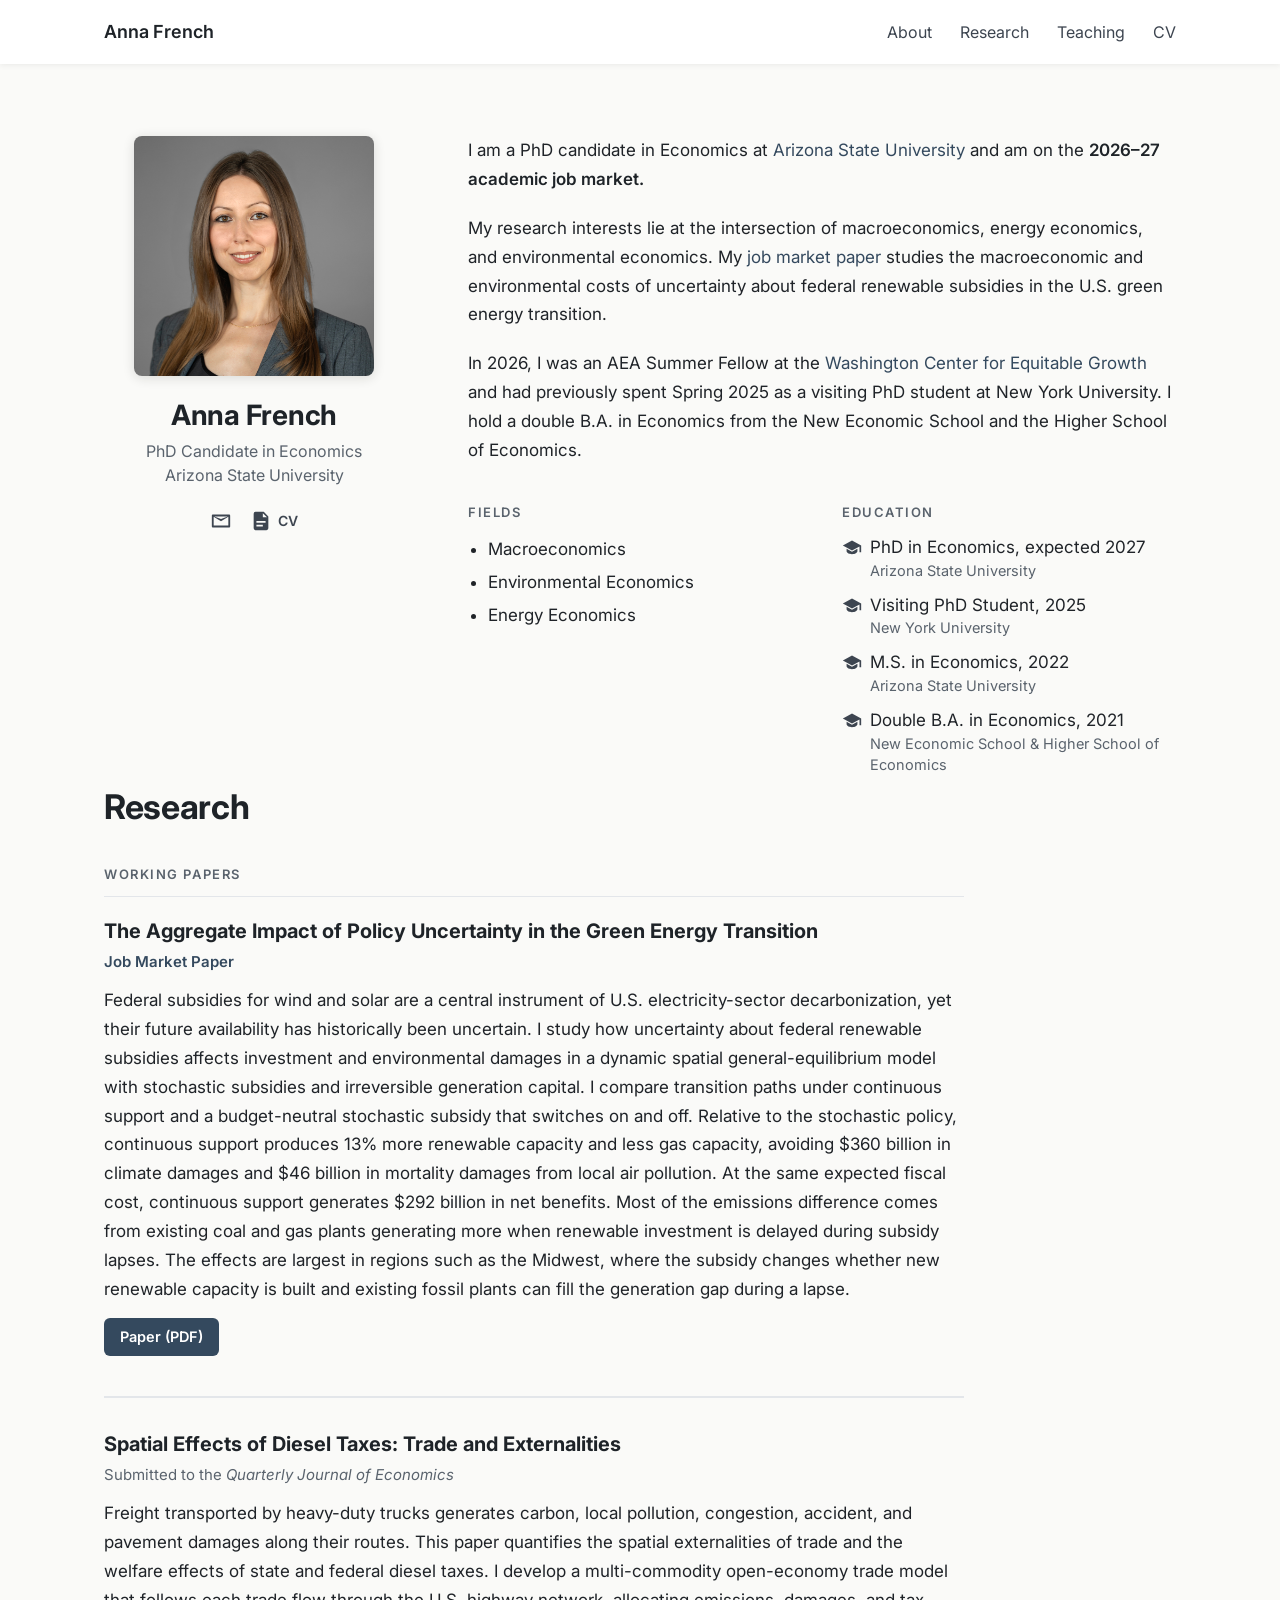
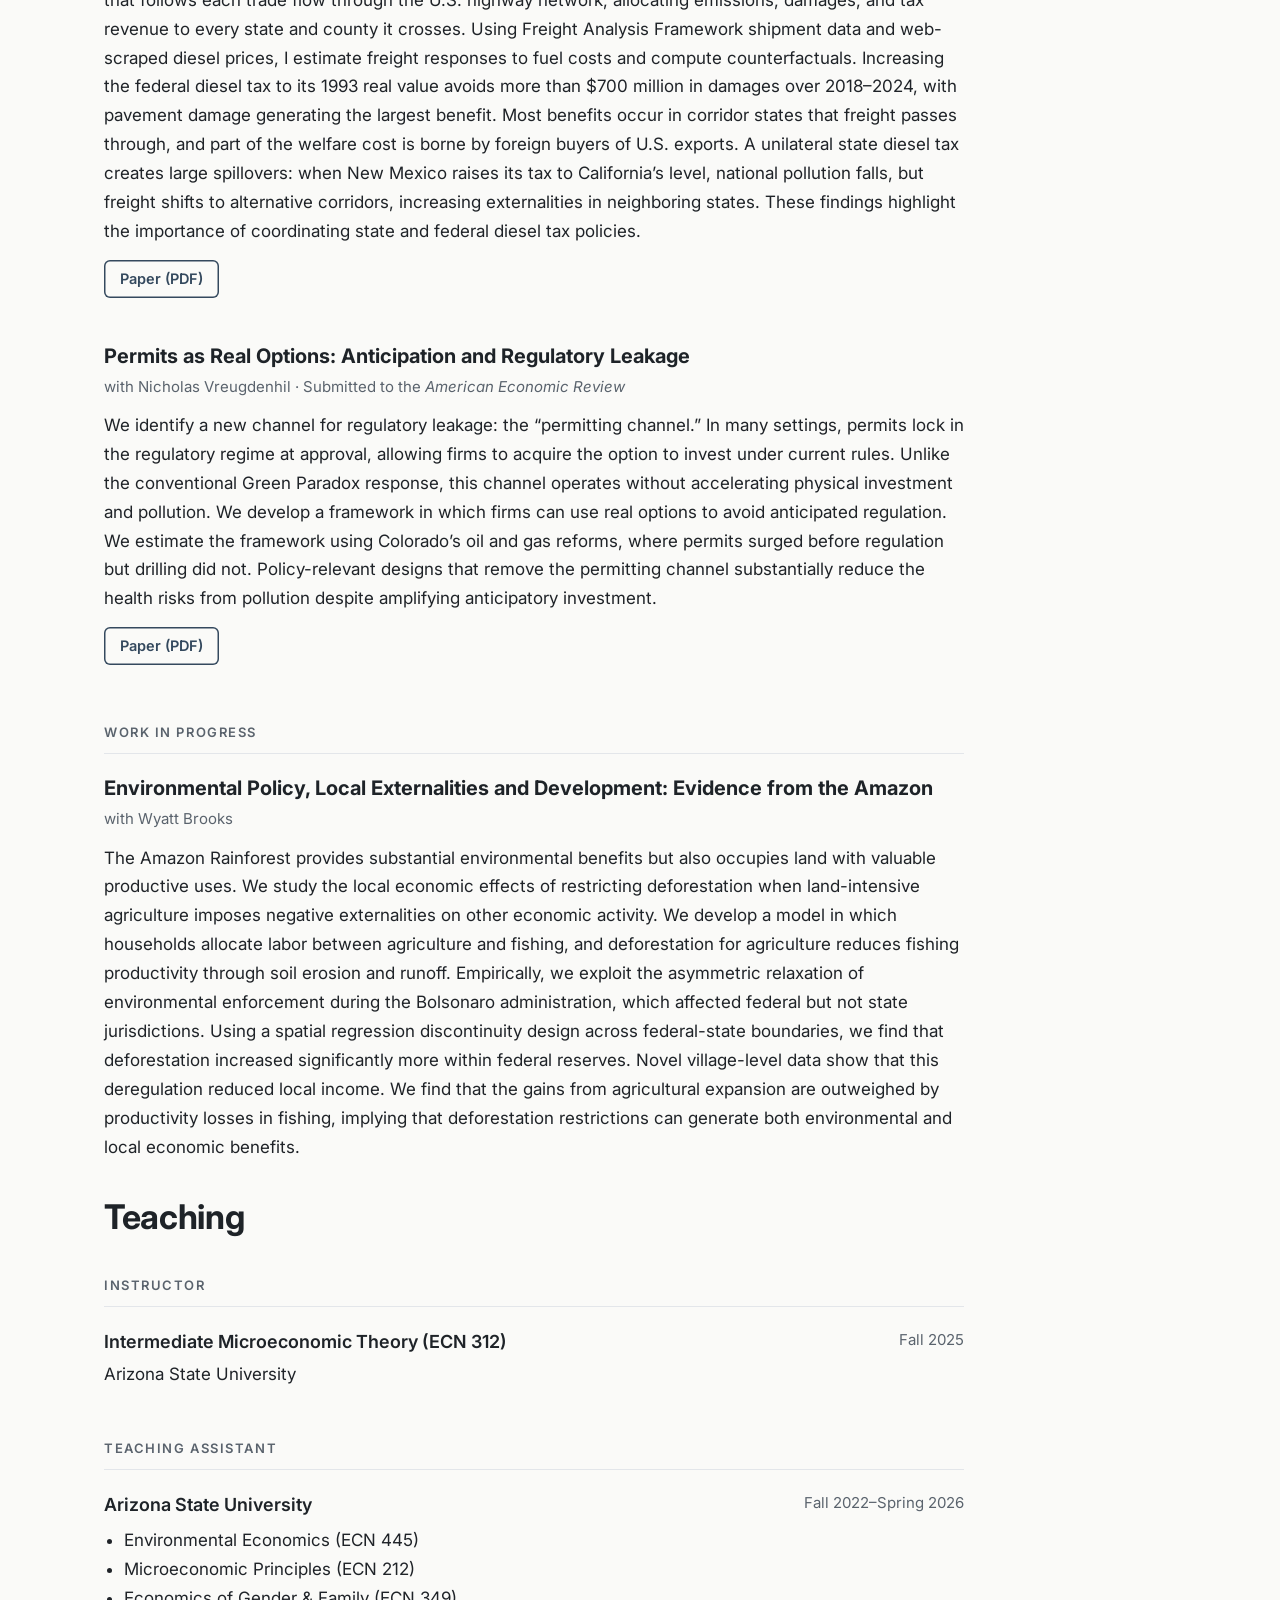
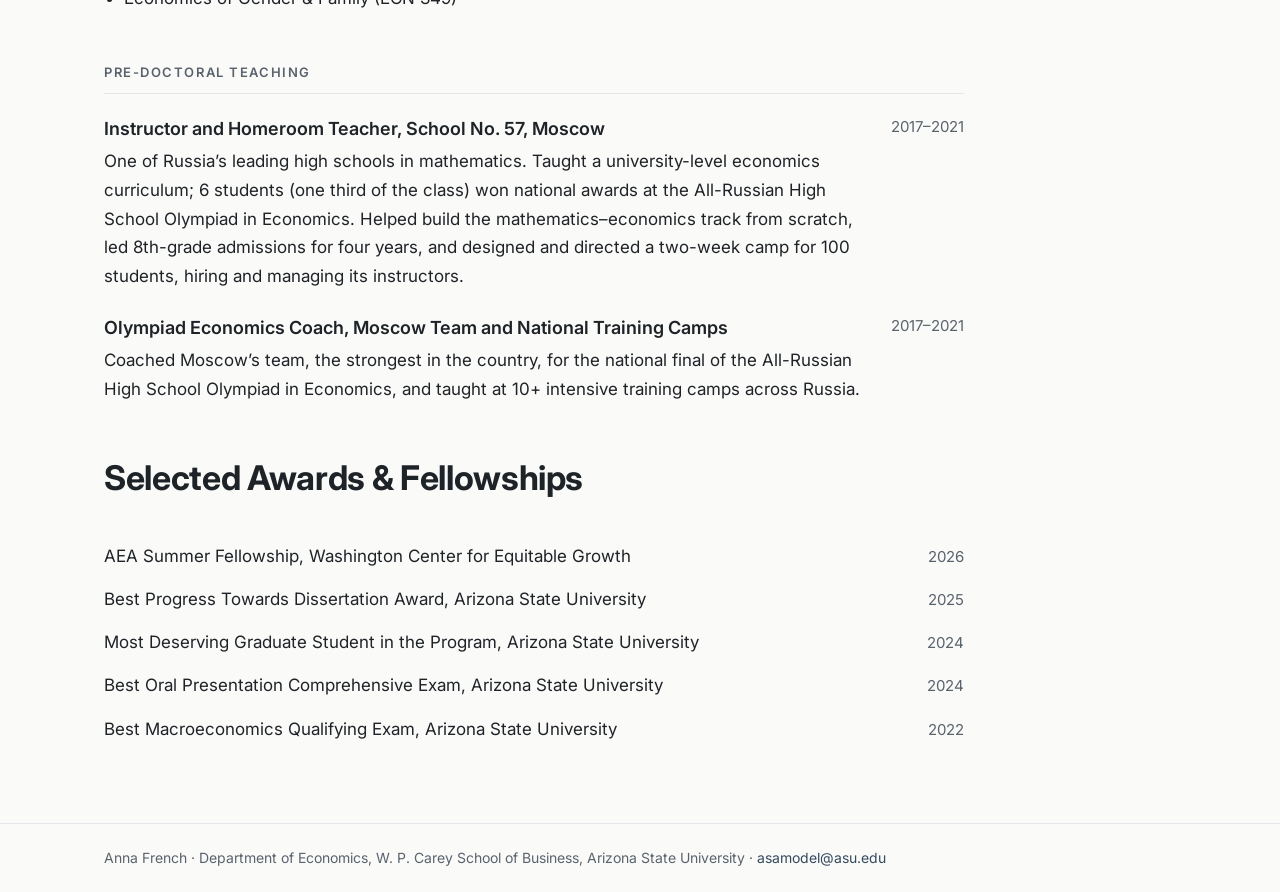
<file: index.html>
<!doctype html>
<html lang="en">

<head>
<meta charset="utf-8">
<meta name="viewport" content="width=device-width, initial-scale=1">

<title>Anna French | Economics, Arizona State University</title>

<meta name="description"
      content="Anna French is a PhD candidate in Economics at Arizona State University, on the 2026–27 academic job market. Research in macroeconomics, environmental economics, and energy economics.">

<meta property="og:title" content="Anna French">

<meta property="og:description"
      content="PhD Candidate in Economics at Arizona State University. On the 2026–27 academic job market.">

<meta property="og:image"
      content="https://www.annaafrench.com/anna-french.jpg">

<meta property="og:url"
      content="https://www.annaafrench.com/">

<link rel="icon" href="favicon.svg" type="image/svg+xml">

<link rel="preconnect" href="https://fonts.googleapis.com">
<link rel="preconnect" href="https://fonts.gstatic.com" crossorigin>

<link href="https://fonts.googleapis.com/css2?family=Inter:wght@400;500;600;700&display=swap"
      rel="stylesheet">

<link rel="stylesheet" href="style.css">
</head>


<body>


<header>

  <nav class="nav">

    <a class="brand" href="#about">Anna French</a>

    <ul>
      <li><a href="#about">About</a></li>
      <li><a href="#research">Research</a></li>
      <li><a href="#teaching">Teaching</a></li>
      <li><a href="CV_Anna_French.pdf">CV</a></li>
    </ul>

  </nav>

</header>


<main>


  <!-- =========================================================
       ABOUT
       ========================================================= -->

  <section class="hero" id="about">


    <div class="profile">

      <img src="anna-french.jpg" alt="Anna French">

      <h1>Anna French</h1>

      <p class="role">
        PhD Candidate in Economics<br>
        Arizona State University
      </p>


      <div class="links">

        <a href="mailto:asamodel@asu.edu"
           title="Email"
           aria-label="Email">

          <svg viewBox="0 0 24 24"
               fill="currentColor"
               aria-hidden="true">

            <path d="M3 5h18a1 1 0 0 1 1 1v12a1 1 0 0 1-1 1H3a1 1 0 0 1-1-1V6a1 1 0 0 1 1-1Zm9 7.2L4 7.3V17h16V7.3l-8 4.9Zm0-2.3L19.4 7H4.6L12 9.9Z"/>

          </svg>

        </a>


        <a href="CV_Anna_French.pdf" title="CV">

          <svg viewBox="0 0 24 24"
               fill="currentColor"
               aria-hidden="true">

            <path d="M6 2h9l5 5v13a2 2 0 0 1-2 2H6a2 2 0 0 1-2-2V4a2 2 0 0 1 2-2Zm8 1.5V8h4.5L14 3.5ZM7 12v2h10v-2H7Zm0 4v2h7v-2H7Z"/>

          </svg>

          CV

        </a>

      </div>

    </div>



    <div>


      <!-- BIO -->

      <div class="bio">

<p>
  I am a PhD candidate in Economics at
  <a href="https://wpcarey.asu.edu/economics-degrees/doctoral">
    Arizona State University
  </a>
  and am on the
  <strong>
    <span style="white-space:nowrap">2026–27</span>
    academic job market.
  </strong>
</p>


<p>
  My research interests lie at the intersection of macroeconomics,
  energy economics, and environmental economics. My
  <a href="#jmp">job market paper</a> studies the macroeconomic and
  environmental costs of uncertainty about federal renewable subsidies in the U.S.
  green energy transition. 
</p>


<p>
  In 2026, I was an AEA Summer Fellow at the
  <a href="https://equitablegrowth.org/people/anna-french/">
    Washington Center for Equitable Growth
  </a>
  and had previously spent Spring 2025 as a visiting PhD student at
  New York University. I hold a double B.A. in Economics from the
  New Economic School and the Higher School of Economics.
</p>

      </div>



      <!-- FIELDS / EDUCATION -->

      <div class="meta">


        <div>

          <p class="label">Fields</p>

          <ul>
            <li>Macroeconomics</li>
            <li>Environmental Economics</li>
            <li>Energy Economics</li>
          </ul>

        </div>



        <div>

          <p class="label">Education</p>

          <ul class="edu">


            <li>

              <svg viewBox="0 0 24 24"
                   fill="currentColor"
                   aria-hidden="true">

                <path d="M12 3 1 9l11 6 9-4.9V17h2V9L12 3Zm-6.5 9.8V16c0 1.9 2.9 3.5 6.5 3.5s6.5-1.6 6.5-3.5v-3.2L12 16.4l-6.5-3.6Z"/>

              </svg>

              <span>
                PhD in Economics, expected 2027
                <small>Arizona State University</small>
              </span>

            </li>



            <li>

              <svg viewBox="0 0 24 24"
                   fill="currentColor"
                   aria-hidden="true">

                <path d="M12 3 1 9l11 6 9-4.9V17h2V9L12 3Zm-6.5 9.8V16c0 1.9 2.9 3.5 6.5 3.5s6.5-1.6 6.5-3.5v-3.2L12 16.4l-6.5-3.6Z"/>

              </svg>

              <span>
                Visiting PhD Student, 2025
                <small>New York University</small>
              </span>

            </li>



            <li>

              <svg viewBox="0 0 24 24"
                   fill="currentColor"
                   aria-hidden="true">

                <path d="M12 3 1 9l11 6 9-4.9V17h2V9L12 3Zm-6.5 9.8V16c0 1.9 2.9 3.5 6.5 3.5s6.5-1.6 6.5-3.5v-3.2L12 16.4l-6.5-3.6Z"/>

              </svg>

              <span>
                M.S. in Economics, 2022
                <small>Arizona State University</small>
              </span>

            </li>



            <li>

              <svg viewBox="0 0 24 24"
                   fill="currentColor"
                   aria-hidden="true">

                <path d="M12 3 1 9l11 6 9-4.9V17h2V9L12 3Zm-6.5 9.8V16c0 1.9 2.9 3.5 6.5 3.5s6.5-1.6 6.5-3.5v-3.2L12 16.4l-6.5-3.6Z"/>

              </svg>

              <span>
               Double B.A. in Economics, 2021
                <small>
                  New Economic School &amp; Higher School of Economics
                </small>
              </span>

            </li>


          </ul>

        </div>


      </div>


    </div>


  </section>



  <!-- =========================================================
       RESEARCH
       ========================================================= -->

  <section class="page" id="research">

    <h1>Research</h1>


    <h2 class="section">Working Papers</h2>


    <!-- JOB MARKET PAPER -->

<article class="paper jmp" id="jmp">

  <h3>
    The Aggregate Impact of Policy Uncertainty in the Green Energy Transition
  </h3>

  <p class="status">
    <span class="tag">Job Market Paper</span>
  </p>

<p class="abstract">
  Federal subsidies for wind and solar are a central instrument of U.S.
  electricity-sector decarbonization, yet their future availability has historically
  been uncertain. I study how uncertainty about federal renewable subsidies affects
  investment and environmental damages in a dynamic spatial general-equilibrium model
  with stochastic subsidies and irreversible generation capital. I compare transition
  paths under continuous support and a budget-neutral stochastic subsidy that switches
  on and off. Relative to the stochastic policy, continuous support produces 13% more
  renewable capacity and less gas capacity, avoiding $360&nbsp;billion in climate
  damages and $46&nbsp;billion in mortality damages from local air pollution. At the
  same expected fiscal cost, continuous support generates $292&nbsp;billion in net
  benefits. Most of the emissions difference comes from existing coal and gas plants
  generating more when renewable investment is delayed during subsidy lapses. The
  effects are largest in regions such as the Midwest, where the subsidy changes whether
  new renewable capacity is built and existing fossil plants can fill the generation
  gap during a lapse.
</p>

  <a class="btn" href="French_JMP.pdf">
    Paper (PDF)
  </a>

</article>



    <!-- DIESEL PAPER -->

    <article class="paper">

      <h3>
        Spatial Effects of Diesel Taxes: Trade and Externalities
      </h3>

      <p class="status">
        Submitted to the <em>Quarterly Journal of Economics</em>
      </p>

      <p class="abstract">
        Freight transported by heavy-duty trucks generates carbon, local pollution,
        congestion, accident, and pavement damages along their routes. This paper
        quantifies the spatial externalities of trade and the welfare effects of state
        and federal diesel taxes. I develop a multi-commodity open-economy trade model
        that follows each trade flow through the U.S. highway network, allocating
        emissions, damages, and tax revenue to every state and county it crosses.
        Using Freight Analysis Framework shipment data and web-scraped diesel prices,
        I estimate freight responses to fuel costs and compute counterfactuals.
        Increasing the federal diesel tax to its 1993 real value avoids more than
        $700&nbsp;million in damages over 2018–2024, with pavement damage generating
        the largest benefit. Most benefits occur in corridor states that freight
        passes through, and part of the welfare cost is borne by foreign buyers of
        U.S. exports. A unilateral state diesel tax creates large spillovers: when
        New Mexico raises its tax to California’s level, national pollution falls,
        but freight shifts to alternative corridors, increasing externalities in
        neighboring states. These findings highlight the importance of coordinating
        state and federal diesel tax policies.
      </p>

      <a class="btn ghost" href="French_Diesel.pdf">
        Paper (PDF)
      </a>

    </article>



    <!-- PERMITS PAPER -->

    <article class="paper">

      <h3>
        Permits as Real Options: Anticipation and Regulatory Leakage
      </h3>

      <p class="status">
        with Nicholas Vreugdenhil ·
        Submitted to the <em>American Economic Review</em>
      </p>

      <p class="abstract">
        We identify a new channel for regulatory leakage: the “permitting channel.”
        In many settings, permits lock in the regulatory regime at approval, allowing
        firms to acquire the option to invest under current rules. Unlike the
        conventional Green Paradox response, this channel operates without accelerating
        physical investment and pollution. We develop a framework in which firms can
        use real options to avoid anticipated regulation. We estimate the framework
        using Colorado’s oil and gas reforms, where permits surged before regulation
        but drilling did not. Policy-relevant designs that remove the permitting
        channel substantially reduce the health risks from pollution despite
        amplifying anticipatory investment.
      </p>

      <a class="btn ghost" href="French_Vreugdenhil_Permits.pdf">
        Paper (PDF)
      </a>

    </article>



    <!-- WORK IN PROGRESS -->

    <h2 class="section">Work in Progress</h2>


    <article class="paper">

      <h3>
        Environmental Policy, Local Externalities and Development: Evidence from the Amazon
      </h3>

      <p class="status">
        with Wyatt Brooks
      </p>

      <p class="abstract">
        The Amazon Rainforest provides substantial environmental benefits but also
        occupies land with valuable productive uses. We study the local economic
        effects of restricting deforestation when land-intensive agriculture imposes
        negative externalities on other economic activity. We develop a model in which
        households allocate labor between agriculture and fishing, and deforestation
        for agriculture reduces fishing productivity through soil erosion and runoff.
        Empirically, we exploit the asymmetric relaxation of environmental enforcement
        during the Bolsonaro administration, which affected federal but not state
        jurisdictions. Using a spatial regression discontinuity design across
        federal-state boundaries, we find that deforestation increased significantly
        more within federal reserves. Novel village-level data show that this
        deregulation reduced local income. We find that the gains
        from agricultural expansion are outweighed by productivity losses in fishing,
        implying that deforestation restrictions can generate both environmental and
        local economic benefits.
      </p>

    </article>


  </section>



  <!-- =========================================================
       TEACHING
       ========================================================= -->

  <section class="page" id="teaching">

    <h1>Teaching</h1>


    <h2 class="section">Instructor</h2>

    <div class="entry">

      <div>

        <h3>
          Intermediate Microeconomic Theory (ECN 312)
        </h3>

        <p>
          Arizona State University
        </p>

      </div>

      <span class="when">
        Fall 2025
      </span>

    </div>



    <h2 class="section">Teaching Assistant</h2>

    <div class="entry">

      <div>

        <h3>
          Arizona State University
        </h3>

        <ul class="courses">
          <li>Environmental Economics (ECN 445)</li>
          <li>Microeconomic Principles (ECN 212)</li>
          <li>Economics of Gender &amp; Family (ECN 349)</li>
        </ul>

      </div>

      <span class="when">
        Fall 2022–Spring 2026
      </span>

    </div>



    <h2 class="section">Pre-Doctoral Teaching</h2>


    <div class="entry">

      <div>

        <h3>
          Instructor and Homeroom Teacher, School No.&nbsp;57, Moscow
        </h3>

        <p>
          One of Russia’s leading high schools in mathematics. Taught a
          university-level economics curriculum; 6 students (one third of the class)
          won national awards at the All-Russian High School Olympiad in Economics.
          Helped build the mathematics–economics track from scratch, led 8th-grade
          admissions for four years, and designed and directed a two-week camp for
          100 students, hiring and managing its instructors.
        </p>

      </div>

      <span class="when">
        2017–2021
      </span>

    </div>



    <div class="entry">

      <div>

        <h3>
          Olympiad Economics Coach, Moscow Team and National Training Camps
        </h3>

        <p>
          Coached Moscow’s team, the strongest in the country, for the national
          final of the All-Russian High School Olympiad in Economics, and taught
          at 10+ intensive training camps across Russia.
        </p>

      </div>

      <span class="when">
        2017–2021
      </span>

    </div>


  </section>

        <!-- =========================================================
       AWARDS & FELLOWSHIPS
       ========================================================= -->

  <section class="page awards" id="awards">

<h1>Selected Awards &amp; Fellowships</h1>

    <div class="award-list">

      <div class="award-entry">
        <span>AEA Summer Fellowship, Washington Center for Equitable Growth</span>
        <span class="when">2026</span>
      </div>

      <div class="award-entry">
        <span>Best Progress Towards Dissertation Award, Arizona State University</span>
        <span class="when">2025</span>
      </div>

      <div class="award-entry">
        <span>Most Deserving Graduate Student in the Program, Arizona State University</span>
        <span class="when">2024</span>
      </div>

      <div class="award-entry">
        <span>Best Oral Presentation Comprehensive Exam, Arizona State University</span>
        <span class="when">2024</span>
      </div>

      <div class="award-entry">
        <span>Best Macroeconomics Qualifying Exam, Arizona State University</span>
        <span class="when">2022</span>
      </div>

    </div>

  </section>


</main>



<footer>

  <div>
    Anna French · Department of Economics,
    W. P. Carey School of Business,
    Arizona State University ·
    <a href="mailto:asamodel@asu.edu">
      asamodel@asu.edu
    </a>
  </div>

</footer>


</body>

</html>

<!-- site updated October 8, 2026 -->
</file>
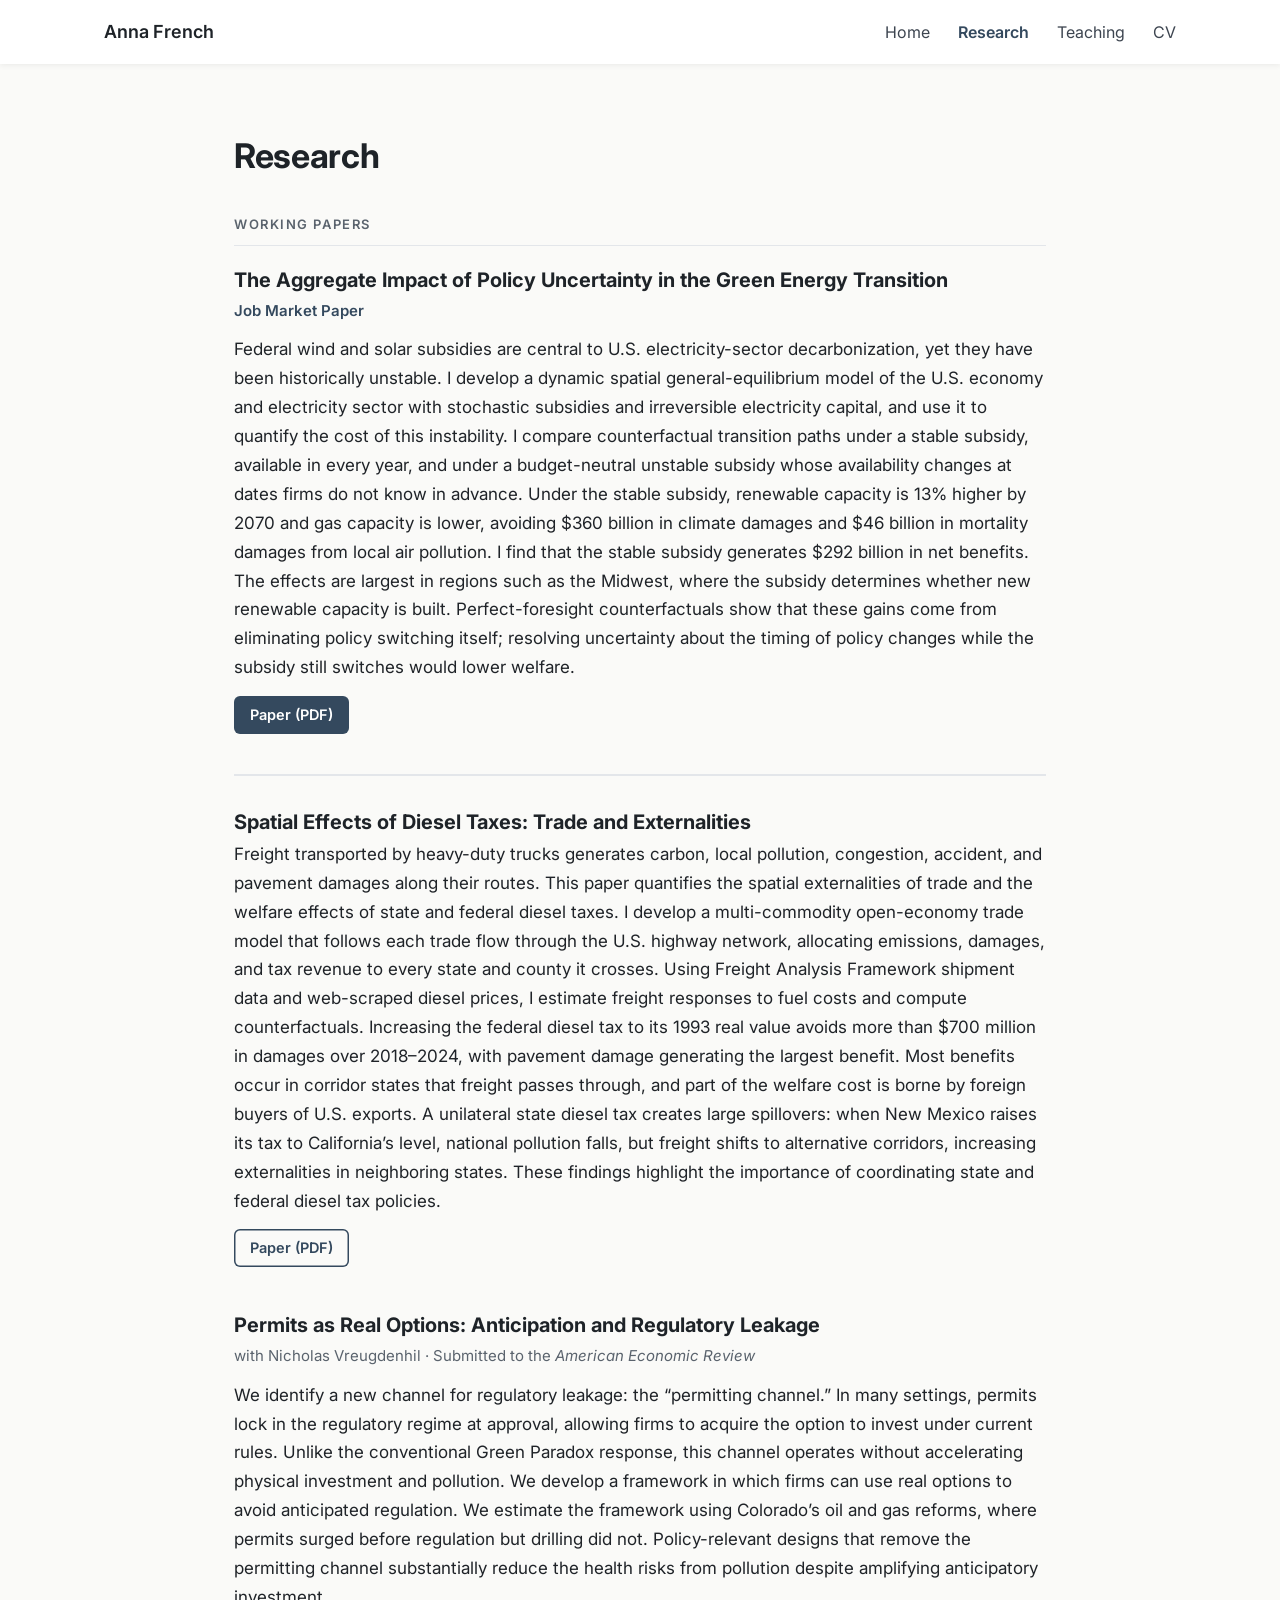
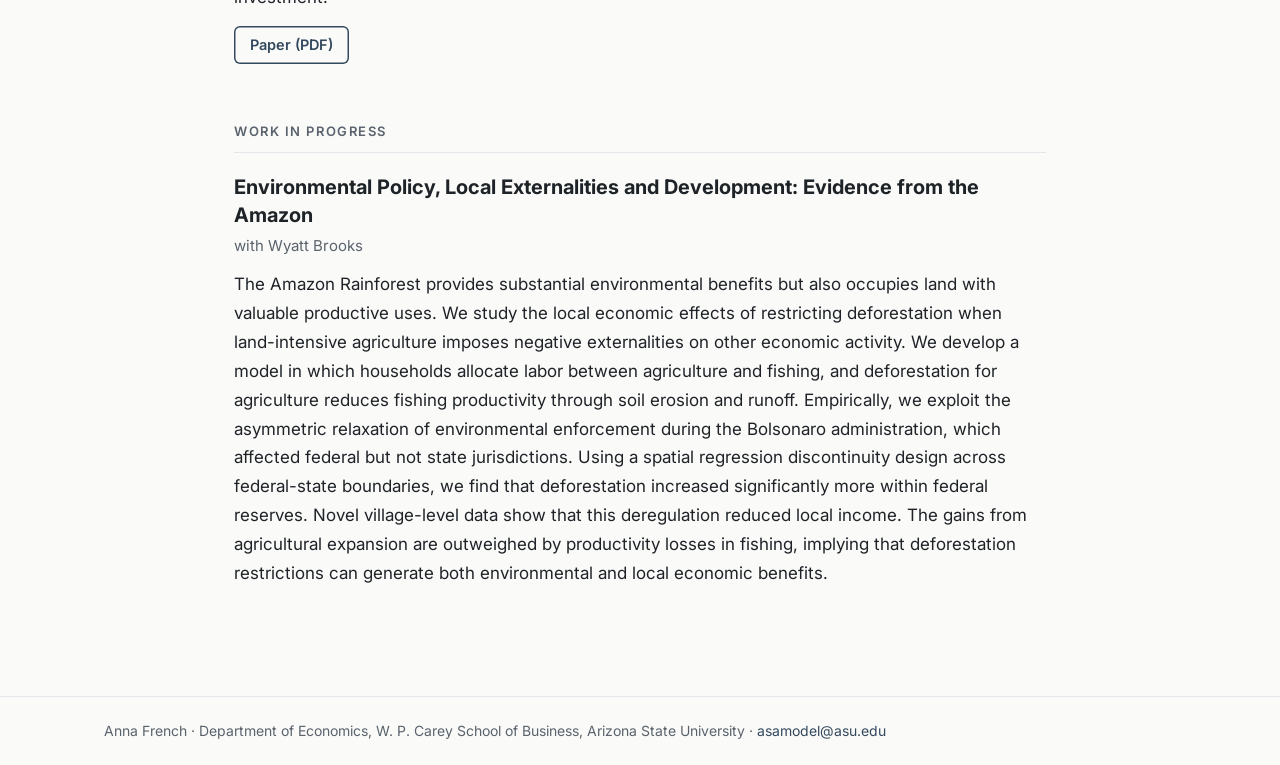
<file: research.html>
<!doctype html>
<html lang="en">
<head>
<meta charset="utf-8">
<meta name="viewport" content="width=device-width, initial-scale=1">

<title>Research | Anna French</title>

<meta name="description" content="Research by Anna French on environmental economics, energy economics, policy uncertainty, transportation externalities, and environmental regulation.">

<link rel="icon" href="favicon.svg" type="image/svg+xml">

<link rel="preconnect" href="https://fonts.googleapis.com">
<link rel="preconnect" href="https://fonts.gstatic.com" crossorigin>

<link href="https://fonts.googleapis.com/css2?family=Inter:wght@400;500;600;700&display=swap" rel="stylesheet">

<link rel="stylesheet" href="style.css">
</head>

<body>

<header>
  <nav class="nav">

    <a class="brand" href="index.html">Anna French</a>

    <ul>
      <li><a href="index.html">Home</a></li>
      <li><a class="active" href="research.html">Research</a></li>
      <li><a href="teaching.html">Teaching</a></li>
      <li><a href="CV_Anna_French.pdf">CV</a></li>
    </ul>

  </nav>
</header>


<main class="page">

  <h1>Research</h1>


  <h2 class="section">Working Papers</h2>


  <!-- JOB MARKET PAPER -->

  <article class="paper jmp">

    <h3>
      The Aggregate Impact of Policy Uncertainty in the Green Energy Transition
    </h3>

    <p class="status">
      <span class="tag">Job Market Paper</span>
    </p>

    <p class="abstract">
      Federal wind and solar subsidies are central to U.S. electricity-sector
      decarbonization, yet they have been historically unstable. I develop a
      dynamic spatial general-equilibrium model of the U.S. economy and
      electricity sector with stochastic subsidies and irreversible electricity
      capital, and use it to quantify the cost of this instability. I compare
      counterfactual transition paths under a stable subsidy, available in every
      year, and under a budget-neutral unstable subsidy whose availability changes
      at dates firms do not know in advance. Under the stable subsidy, renewable
      capacity is 13% higher by 2070 and gas capacity is lower, avoiding
      $360&nbsp;billion in climate damages and $46&nbsp;billion in mortality damages
      from local air pollution. I find that the stable subsidy generates
      $292&nbsp;billion in net benefits. The effects are largest in regions such as
      the Midwest, where the subsidy determines whether new renewable capacity is
      built. Perfect-foresight counterfactuals show that these gains come from
      eliminating policy switching itself; resolving uncertainty about the timing of
      policy changes while the subsidy still switches would lower welfare.
    </p>

    <a class="btn" href="French_JMP.pdf">
      Paper (PDF)
    </a>

  </article>


  <!-- DIESEL TAX PAPER -->

  <article class="paper">

    <h3>
      Spatial Effects of Diesel Taxes: Trade and Externalities
    </h3>



    <p class="abstract">
      Freight transported by heavy-duty trucks generates carbon, local pollution,
      congestion, accident, and pavement damages along their routes. This paper
      quantifies the spatial externalities of trade and the welfare effects of state
      and federal diesel taxes. I develop a multi-commodity open-economy trade model
      that follows each trade flow through the U.S. highway network, allocating
      emissions, damages, and tax revenue to every state and county it crosses.
      Using Freight Analysis Framework shipment data and web-scraped diesel prices,
      I estimate freight responses to fuel costs and compute counterfactuals.
      Increasing the federal diesel tax to its 1993 real value avoids more than
      $700&nbsp;million in damages over 2018–2024, with pavement damage generating
      the largest benefit. Most benefits occur in corridor states that freight
      passes through, and part of the welfare cost is borne by foreign buyers of
      U.S. exports. A unilateral state diesel tax creates large spillovers: when
      New Mexico raises its tax to California’s level, national pollution falls,
      but freight shifts to alternative corridors, increasing externalities in
      neighboring states. These findings highlight the importance of coordinating
      state and federal diesel tax policies.
    </p>

    <a class="btn ghost" href="French_Diesel.pdf">
      Paper (PDF)
    </a>

  </article>


  <!-- PERMITS PAPER -->

  <article class="paper">

    <h3>
      Permits as Real Options: Anticipation and Regulatory Leakage
    </h3>

<p class="status">
  with Nicholas Vreugdenhil · Submitted to the <em>American Economic Review</em>
</p>

    <p class="abstract">
      We identify a new channel for regulatory leakage: the “permitting channel.”
      In many settings, permits lock in the regulatory regime at approval, allowing
      firms to acquire the option to invest under current rules. Unlike the
      conventional Green Paradox response, this channel operates without accelerating
      physical investment and pollution. We develop a framework in which firms can
      use real options to avoid anticipated regulation. We estimate the framework
      using Colorado’s oil and gas reforms, where permits surged before regulation
      but drilling did not. Policy-relevant designs that remove the permitting
      channel substantially reduce the health risks from pollution despite
      amplifying anticipatory investment.
    </p>

    <a class="btn ghost" href="French_Vreugdenhil_Permits.pdf">
      Paper (PDF)
    </a>

  </article>


  <!-- WORK IN PROGRESS -->



  <h2 class="section">Work in Progress</h2>

  <article class="paper">

    <h3>
      Environmental Policy, Local Externalities and Development: Evidence from the Amazon
    </h3>

    <p class="status">
      with Wyatt Brooks
    </p>

    <p class="abstract">
      The Amazon Rainforest provides substantial environmental benefits but also
      occupies land with valuable productive uses. We study the local economic
      effects of restricting deforestation when land-intensive agriculture imposes
      negative externalities on other economic activity. We develop a model in which
      households allocate labor between agriculture and fishing, and deforestation
      for agriculture reduces fishing productivity through soil erosion and runoff.
      Empirically, we exploit the asymmetric relaxation of environmental enforcement
      during the Bolsonaro administration, which affected federal but not state
      jurisdictions. Using a spatial regression discontinuity design across
      federal-state boundaries, we find that deforestation increased significantly
      more within federal reserves. Novel village-level data show that this
      deregulation reduced local income. The gains
      from agricultural expansion are outweighed by productivity losses in fishing,
      implying that deforestation restrictions can generate both environmental and
      local economic benefits.
    </p>

  </article>


</main>


<footer>
  <div>
    Anna French · Department of Economics, W. P. Carey School of Business,
    Arizona State University ·
    <a href="mailto:asamodel@asu.edu">asamodel@asu.edu</a>
  </div>
</footer>


</body>
</html>
</file>
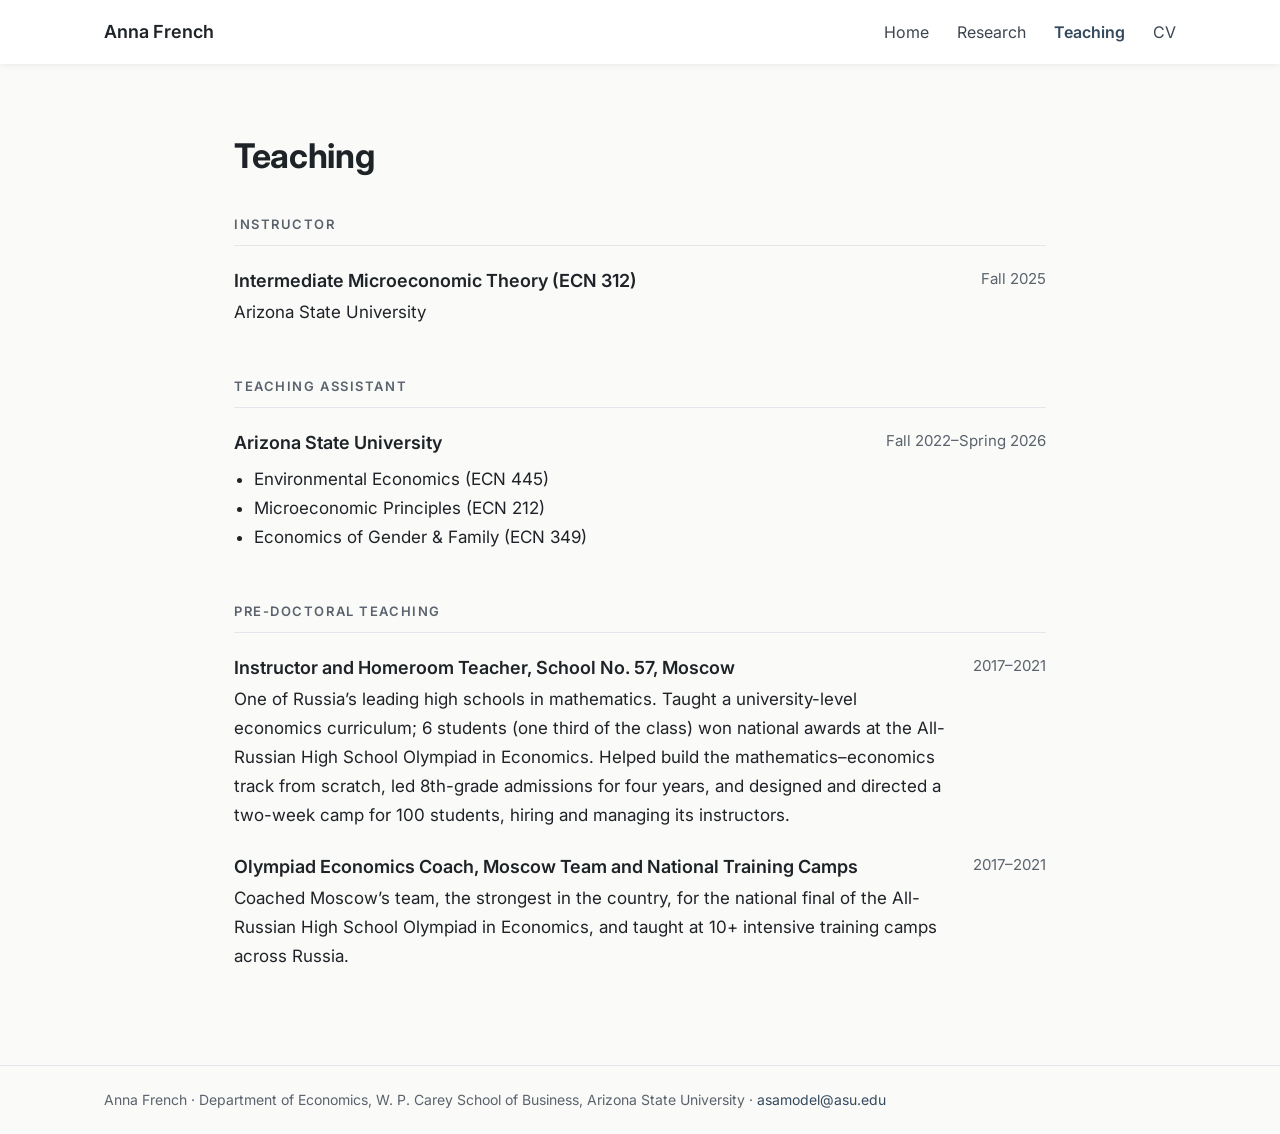
<file: teaching.html>
<!doctype html>
<html lang="en">
<head>
<meta charset="utf-8">
<meta name="viewport" content="width=device-width, initial-scale=1">
<title>Teaching | Anna French</title>
<meta name="description" content="Teaching experience of Anna French at Arizona State University.">
<link rel="icon" href="favicon.svg" type="image/svg+xml">
<link rel="preconnect" href="https://fonts.googleapis.com">
<link rel="preconnect" href="https://fonts.gstatic.com" crossorigin>
<link href="https://fonts.googleapis.com/css2?family=Inter:wght@400;500;600;700&display=swap" rel="stylesheet">
<link rel="stylesheet" href="style.css">
</head>
<body>
<header>
  <nav class="nav">
    <a class="brand" href="index.html">Anna French</a>
    <ul>
      <li><a href="index.html">Home</a></li>
      <li><a href="research.html">Research</a></li>
      <li><a class="active" href="teaching.html">Teaching</a></li>
      <li><a href="CV_Anna_French.pdf">CV</a></li>
    </ul>
  </nav>
</header>

<main class="page">
  <h1>Teaching</h1>

  <h2 class="section">Instructor</h2>
  <div class="entry">
    <div>
      <h3>Intermediate Microeconomic Theory (ECN 312)</h3>
      <p>Arizona State University</p>
    </div>
    <span class="when">Fall 2025</span>
  </div>

  <h2 class="section">Teaching Assistant</h2>
  <div class="entry">
    <div>
      <h3>Arizona State University</h3>
      <ul class="courses">
        <li>Environmental Economics (ECN 445)</li>
        <li>Microeconomic Principles (ECN 212)</li>
        <li>Economics of Gender &amp; Family (ECN 349)</li>
      </ul>
    </div>
    <span class="when">Fall 2022–Spring 2026</span>
  </div>

  <h2 class="section">Pre-Doctoral Teaching</h2>
  <div class="entry">
    <div>
      <h3>Instructor and Homeroom Teacher, School No.&nbsp;57, Moscow</h3>
      <p>One of Russia’s leading high schools in mathematics. Taught a university-level economics curriculum; 6 students (one third of the class) won national awards at the All-Russian High School Olympiad in Economics. Helped build the mathematics–economics track from scratch, led 8th-grade admissions for four years, and designed and directed a two-week camp for 100 students, hiring and managing its instructors.</p>
    </div>
    <span class="when">2017–2021</span>
  </div>
  <div class="entry">
    <div>
      <h3>Olympiad Economics Coach, Moscow Team and National Training Camps</h3>
      <p>Coached Moscow’s team, the strongest in the country, for the national final of the All-Russian High School Olympiad in Economics, and taught at 10+ intensive training camps across Russia.</p>
    </div>
    <span class="when">2017–2021</span>
  </div>
</main>

<footer><div>Anna French · Department of Economics, W. P. Carey School of Business, Arizona State University · <a href="mailto:asamodel@asu.edu">asamodel@asu.edu</a></div></footer>
</body>
</html>
</file>
<file: style.css>
/* ============================================================
   Anna French — site styles
   Colors live here; change a hex code once and it updates everywhere.
   ============================================================ */

:root{
  --bg:#FAFAF8;
  --surface:#FFFFFF;
  --text:#1F2328;
  --title:#1E2328;
  --muted:#5A636D;
  --accent:#34495E;
  --accent-hover:#1F2F3F;
  --tint:#EEF1F4;
  --rule:#E3E6EA;
  --icon:#3D4550;
}

*{
  box-sizing:border-box;
}

html,
body{
  margin:0;
}

html{
  scroll-behavior:smooth;
}

body{
  background:var(--bg);
  color:var(--text);
  font-family:Inter,-apple-system,"Segoe UI",Roboto,Helvetica,Arial,sans-serif;
  font-size:17px;
  line-height:1.7;
  -webkit-font-smoothing:antialiased;
}

a{
  color:var(--accent);
  text-decoration:none;
  border-bottom:1px solid transparent;
  transition:color .15s,border-color .15s;
}

a:hover{
  color:var(--accent-hover);
  border-bottom-color:currentColor;
}

img{
  max-width:100%;
}


/* ---------- top navigation ---------- */

header{
  position:sticky;
  top:0;
  background:var(--surface);
  box-shadow:0 1px 6px rgba(0,0,0,.07);
  z-index:10;
}

.nav{
  max-width:1120px;
  margin:0 auto;
  padding:0 24px;
  height:64px;
  display:flex;
  align-items:center;
  justify-content:space-between;
}

.brand{
  font-weight:600;
  color:var(--title);
  font-size:18px;
  border:0;
}

.brand:hover{
  color:var(--title);
  border:0;
}

.nav ul{
  list-style:none;
  display:flex;
  gap:28px;
  margin:0;
  padding:0;
}

.nav ul a{
  color:var(--icon);
  font-size:16px;
  border:0;
}

.nav ul a:hover{
  color:var(--accent);
}

.nav ul a.active{
  color:var(--accent);
  font-weight:600;
}


/* ---------- main layout ---------- */

main{
  max-width:1120px;
  margin:0 auto;
  padding:72px 24px 48px;
}


/* ---------- home: profile + bio ---------- */

.hero{
  display:grid;
  grid-template-columns:300px 1fr;
  gap:64px;
  align-items:start;
}

.profile{
  text-align:center;
}

.profile img{
  width:240px;
  height:240px;
  border-radius:8px;
  object-fit:cover;
  display:block;
  margin:0 auto 22px;
  box-shadow:0 2px 12px rgba(30,25,20,.14);
}

.profile h1{
  font-size:28px;
  line-height:1.25;
  margin:0 0 6px;
  color:var(--title);
  font-weight:700;
  letter-spacing:-.01em;
}

.profile .role{
  color:var(--muted);
  font-size:16px;
  line-height:1.5;
  margin:0;
}

.links{
  display:flex;
  justify-content:center;
  gap:18px;
  margin-top:22px;
}

.links a{
  display:inline-flex;
  align-items:center;
  gap:6px;
  color:var(--icon);
  font-size:14px;
  font-weight:600;
  border:0;
}

.links a:hover{
  color:var(--accent);
  border:0;
}

.links svg{
  width:22px;
  height:22px;
}

.bio p{
  margin:0 0 20px;
}

.bio strong{
  font-weight:600;
  color:var(--title);
}


/* ---------- fields + education ---------- */

.meta{
  display:grid;
  grid-template-columns:1fr 1fr;
  gap:40px;
  margin-top:36px;
}

.label{
  font-size:13px;
  letter-spacing:.12em;
  text-transform:uppercase;
  color:var(--muted);
  font-weight:600;
  margin:0 0 12px;
}

.meta ul{
  margin:0;
  padding-left:20px;
}

.meta li{
  margin-bottom:4px;
}

.edu{
  list-style:none;
  padding:0 !important;
}

.edu li{
  display:grid;
  grid-template-columns:28px 1fr;
  margin-bottom:12px;
  line-height:1.45;
}

.edu svg{
  width:20px;
  height:20px;
  margin-top:3px;
  color:var(--icon);
}

.edu small{
  display:block;
  color:var(--muted);
  font-size:14.5px;
}


/* ---------- buttons ---------- */

.btn{
  display:inline-block;
  background:var(--accent);
  color:#fff;
  padding:8px 16px;
  border-radius:6px;
  font-weight:600;
  font-size:14.5px;
  line-height:1.5;
  border:0;
  margin:0 8px 8px 0;
}

.btn:hover{
  background:var(--accent-hover);
  color:#fff;
  border:0;
}

.btn.ghost{
  background:transparent;
  color:var(--accent);
  box-shadow:inset 0 0 0 1.5px var(--accent);
}

.btn.ghost:hover{
  background:var(--accent);
  color:#fff;
}


/* ---------- page sections ---------- */

.page{
  max-width:860px;
}

.page h1{
  font-size:34px;
  line-height:1.2;
  margin:0 0 36px;
  color:var(--title);
  font-weight:700;
  letter-spacing:-.01em;
}

.page h2.section{
  font-size:13px;
  letter-spacing:.12em;
  text-transform:uppercase;
  color:var(--muted);
  font-weight:600;
  margin:48px 0 20px;
  padding-bottom:10px;
  border-bottom:1px solid var(--rule);
}

.page h2.section:first-of-type{
  margin-top:0;
}


/* ---------- research papers ---------- */

.paper{
  margin-bottom:36px;
}

/* Job market paper:
   same visual structure as the other papers,
   with a slightly stronger divider underneath. */

.paper.jmp{
  background:transparent;
  border:none;
  border-radius:0;
  padding:0 0 32px 0;
  margin-bottom:32px;
  border-bottom:2px solid var(--rule);
}

.paper h3{
  font-size:20px;
  line-height:1.4;
  margin:0 0 4px;
  color:var(--title);
  font-weight:700;
}

.paper .status{
  color:var(--muted);
  font-size:15px;
  margin:0 0 12px;
}

.paper .status .tag{
  color:var(--accent);
  font-weight:600;
}

.paper p.abstract{
  margin:0 0 14px;
}

details summary{
  cursor:pointer;
  color:var(--accent);
  font-weight:600;
  font-size:15px;
  margin-bottom:10px;
  list-style:none;
}

details summary::-webkit-details-marker{
  display:none;
}

details summary::before{
  content:"+ ";
  font-weight:700;
}

details[open] summary::before{
  content:"– ";
}


/* ---------- teaching ---------- */

.entry{
  display:flex;
  justify-content:space-between;
  gap:24px;
  margin-bottom:22px;
}

.entry h3{
  font-size:18px;
  margin:0;
  color:var(--title);
  font-weight:600;
}

.entry p{
  margin:2px 0 0;
}

.entry ul.courses{
  margin:6px 0 0;
  padding-left:20px;
}

.entry .when{
  color:var(--muted);
  white-space:nowrap;
  font-size:15px;
}


/* ---------- awards & fellowships ---------- */

.awards{
  padding-top:2rem;
}

.award-list{
  margin-top:1rem;
}

.award-entry{
  display:flex;
  justify-content:space-between;
  align-items:baseline;
  gap:2rem;
  padding:.45rem 0;
}

.award-entry .when{
  flex-shrink:0;
  white-space:nowrap;
  color:var(--muted);
  font-size:15px;
}


/* ---------- footer ---------- */

footer{
  border-top:1px solid var(--rule);
  margin-top:24px;
}

footer div{
  max-width:1120px;
  margin:0 auto;
  padding:22px 24px;
  color:var(--muted);
  font-size:14px;
}


/* ---------- anchor positioning ---------- */

#about,
#research,
#teaching,
#awards,
#jmp{
  scroll-margin-top:90px;
}


/* ---------- phones and small tablets ---------- */

@media (max-width:820px){

  main{
    padding:40px 16px 32px;
  }

  .nav{
    padding:0 16px;
  }

  .nav ul{
    gap:18px;
  }

  .hero{
    grid-template-columns:1fr;
    gap:32px;
  }

  .profile img{
    width:180px;
    height:180px;
  }

  .meta{
    grid-template-columns:1fr;
    gap:24px;
  }

  .paper.jmp{
    padding:0 0 28px 0;
  }

  .page h1{
    font-size:28px;
  }

  .entry{
    flex-direction:column;
    gap:0;
  }

  .award-entry{
    gap:1rem;
  }
}


@media (max-width:400px){

  .nav ul{
    gap:14px;
  }

  .brand{
    font-size:16px;
  }
}
</file>
